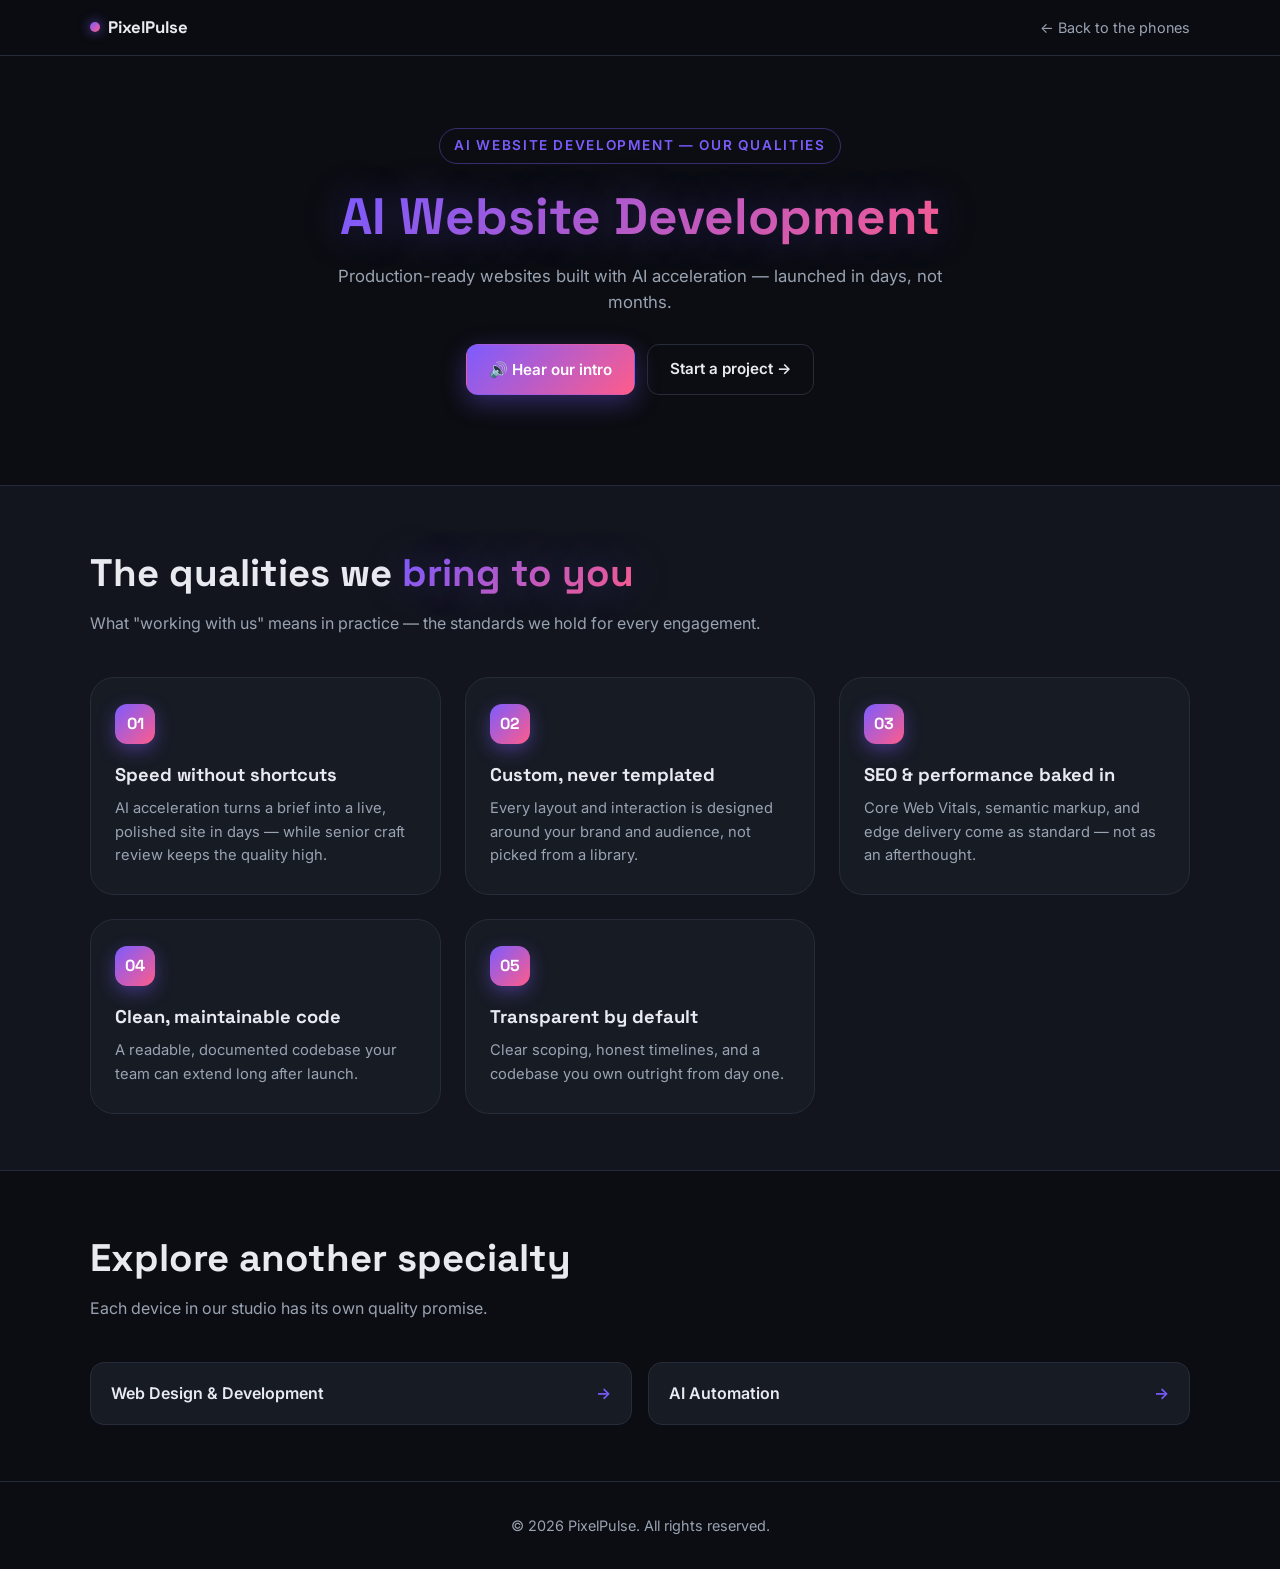
<file: qualities.html>
<!DOCTYPE html>
<html lang="en">
<head>
  <meta charset="UTF-8">
  <meta name="viewport" content="width=device-width, initial-scale=1.0">
  <title>Our Qualities — PixelPulse</title>
  <meta name="description" content="PixelPulse — the qualities behind every specialty: what you can expect when you work with us.">
  <link rel="preconnect" href="https://fonts.googleapis.com">
  <link rel="preconnect" href="https://fonts.gstatic.com" crossorigin>
  <link href="https://fonts.googleapis.com/css2?family=Space+Grotesk:wght@400;500;600;700&family=Inter:wght@400;500;600&display=swap" rel="stylesheet">
  <style>
    :root {
      --bg: #0b0d12;
      --bg-alt: #12151d;
      --surface: #171b24;
      --border: #262c39;
      --text: #e8eaf0;
      --muted: #9aa3b2;
      --accent: #7c5cff;
      --pink: #ff5c8a;
      --gradient: linear-gradient(135deg, #7c5cff, #ff5c8a);
      --radius: 14px;
      --radius-xl: 24px;
      --shadow: 0 10px 30px rgba(0, 0, 0, 0.35);
      --shadow-lg: 0 24px 60px rgba(0, 0, 0, 0.45);
      --ease-out: cubic-bezier(0.22, 1, 0.36, 1);
      --font-display: "Space Grotesk", sans-serif;
      --font-body: "Inter", system-ui, sans-serif;
    }

    * { box-sizing: border-box; margin: 0; padding: 0; }

    html { scroll-behavior: smooth; }

    body {
      background: var(--bg);
      color: var(--text);
      font-family: var(--font-body);
      line-height: 1.6;
      -webkit-font-smoothing: antialiased;
    }

    .container {
      width: min(1100px, 90%);
      margin: 0 auto;
    }

    .topbar {
      position: sticky;
      top: 0;
      z-index: 50;
      background: rgba(11, 13, 18, 0.85);
      backdrop-filter: blur(10px);
      -webkit-backdrop-filter: blur(10px);
      border-bottom: 1px solid var(--border);
    }

    .topbar-inner {
      display: flex;
      align-items: center;
      justify-content: space-between;
      gap: 16px;
      padding: 14px 0;
    }

    .logo {
      display: inline-flex;
      align-items: center;
      gap: 8px;
      font-family: var(--font-display);
      font-weight: 700;
      font-size: 1.05rem;
      color: var(--text);
      text-decoration: none;
    }

    .logo-dot {
      width: 10px;
      height: 10px;
      border-radius: 50%;
      background: var(--gradient);
      box-shadow: 0 0 12px rgba(124, 92, 255, 0.8);
    }

    .back-link {
      color: var(--muted);
      text-decoration: none;
      font-size: 0.9rem;
      transition: color 0.3s;
    }

    .back-link:hover { color: var(--text); }

    .hero {
      padding: 72px 0 56px;
      text-align: center;
    }

    .eyebrow {
      display: inline-block;
      font-size: 0.85rem;
      font-weight: 600;
      letter-spacing: 0.12em;
      text-transform: uppercase;
      color: var(--accent);
      border: 1px solid rgba(124, 92, 255, 0.4);
      padding: 6px 14px;
      border-radius: 999px;
      margin-bottom: 24px;
    }

    .hero h1 {
      font-family: var(--font-display);
      font-size: clamp(2rem, 5vw, 3.2rem);
      line-height: 1.15;
      text-wrap: balance;
      margin-bottom: 16px;
    }

    .gradient-text {
      background: var(--gradient);
      -webkit-background-clip: text;
      background-clip: text;
      -webkit-text-fill-color: transparent;
      text-shadow: 0 0 40px rgba(124, 92, 255, 0.35);
    }

    .hero-sub {
      color: var(--muted);
      max-width: 620px;
      margin: 0 auto 28px;
      font-size: 1.05rem;
    }

    .hero-actions {
      display: flex;
      gap: 12px;
      justify-content: center;
      flex-wrap: wrap;
    }

    .btn {
      display: inline-flex;
      align-items: center;
      gap: 8px;
      font-family: var(--font-body);
      font-size: 0.95rem;
      font-weight: 600;
      border-radius: 12px;
      padding: 12px 22px;
      cursor: pointer;
      border: 1px solid transparent;
      text-decoration: none;
      transition: transform 0.3s var(--ease-out), box-shadow 0.3s, border-color 0.3s;
    }

    .btn-primary {
      background: var(--gradient);
      color: #fff;
      box-shadow: 0 8px 24px rgba(124, 92, 255, 0.35);
    }

    .btn-primary:hover { transform: translateY(-2px); box-shadow: 0 14px 32px rgba(124, 92, 255, 0.5); }

    .btn-ghost {
      background: transparent;
      color: var(--text);
      border-color: var(--border);
    }

    .btn-ghost:hover { border-color: var(--accent); color: #fff; }

    .speaker-note {
      margin-top: 18px;
      font-size: 0.85rem;
      color: var(--muted);
      min-height: 1.2em;
    }

    .section {
      padding: 56px 0;
    }

    .section-alt {
      background: var(--bg-alt);
      border-block: 1px solid var(--border);
    }

    .section-head {
      margin-bottom: 40px;
      max-width: 720px;
    }

    .section-head h2 {
      font-family: var(--font-display);
      font-size: clamp(1.7rem, 4vw, 2.4rem);
      margin-bottom: 8px;
    }

    .section-head p { color: var(--muted); }

    .qualities-grid {
      display: grid;
      grid-template-columns: repeat(auto-fit, minmax(280px, 1fr));
      gap: 24px;
    }

    .quality-card {
      background: var(--surface);
      border: 1px solid var(--border);
      border-radius: var(--radius-xl);
      padding: 26px 24px;
      transition: transform 0.45s var(--ease-out), border-color 0.3s, box-shadow 0.45s var(--ease-out);
    }

    .quality-card:hover {
      transform: translateY(-4px);
      border-color: rgba(124, 92, 255, 0.5);
      box-shadow: var(--shadow);
    }

    .quality-num {
      display: grid;
      place-items: center;
      width: 40px;
      height: 40px;
      border-radius: 12px;
      font-family: var(--font-display);
      font-weight: 700;
      font-size: 1rem;
      color: #fff;
      background: var(--gradient);
      margin-bottom: 16px;
      box-shadow: 0 6px 18px rgba(124, 92, 255, 0.4);
    }

    .quality-card h3 {
      font-family: var(--font-display);
      font-size: 1.15rem;
      margin-bottom: 8px;
    }

    .quality-card p { color: var(--muted); font-size: 0.92rem; }

    .other-section .other-links {
      display: grid;
      grid-template-columns: repeat(auto-fit, minmax(240px, 1fr));
      gap: 16px;
    }

    .other-card {
      display: flex;
      align-items: center;
      justify-content: space-between;
      gap: 12px;
      background: var(--surface);
      border: 1px solid var(--border);
      border-radius: var(--radius);
      padding: 18px 20px;
      text-decoration: none;
      color: var(--text);
      font-weight: 600;
      transition: border-color 0.3s, transform 0.3s var(--ease-out);
    }

    .other-card:hover { border-color: rgba(124, 92, 255, 0.5); transform: translateY(-2px); }

    .other-card span:last-child { color: var(--accent); }

    .footer {
      border-top: 1px solid var(--border);
      padding: 32px 0;
      text-align: center;
      color: var(--muted);
      font-size: 0.9rem;
    }

    @media (max-width: 600px) {
      .hero { padding: 52px 0 40px; }
      .qualities-grid { grid-template-columns: 1fr; }
    }
  </style>
</head>
<body>
  <header class="topbar">
    <div class="container topbar-inner">
      <a href="index.html" class="logo"><span class="logo-dot"></span> PixelPulse</a>
      <a href="index.html#phones" class="back-link">← Back to the phones</a>
    </div>
  </header>

  <main>
    <section class="hero">
      <div class="container">
        <p class="eyebrow" id="q-kicker">Our qualities</p>
        <h1><span class="gradient-text" id="q-title">AI Website Development</span></h1>
        <p class="hero-sub" id="q-sub">Production-ready websites built with AI acceleration — launched in days, not months.</p>
        <div class="hero-actions">
          <button id="speak-btn" class="btn btn-primary" type="button">🔊 Hear our intro</button>
          <a href="index.html#contact" class="btn btn-ghost">Start a project →</a>
        </div>
        <p id="speaker-note" class="speaker-note" role="status"></p>
      </div>
    </section>

    <section class="section section-alt">
      <div class="container">
        <div class="section-head">
          <h2>The qualities we <span class="gradient-text">bring to you</span></h2>
          <p>What "working with us" means in practice — the standards we hold for every engagement.</p>
        </div>
        <div class="qualities-grid" id="qualities-grid"></div>
      </div>
    </section>

    <section class="section other-section">
      <div class="container">
        <div class="section-head">
          <h2>Explore another specialty</h2>
          <p>Each device in our studio has its own quality promise.</p>
        </div>
        <div class="other-links" id="other-links"></div>
      </div>
    </section>
  </main>

  <footer class="footer">
    <div class="container">© 2026 PixelPulse. All rights reserved.</div>
  </footer>

  <script>
    (function () {
      "use strict";

      var DATA = {
        "ai-web": {
          kicker: "AI Website Development",
          title: "AI Website Development",
          sub: "Production-ready websites built with AI acceleration — launched in days, not months.",
          intro: "Hi, I'm the AI engine at PixelPulse. I build production-ready websites with AI acceleration, launched in days, not months. Custom design, not templates. SEO and performance baked in from day one.",
          qualities: [
            ["Speed without shortcuts", "AI acceleration turns a brief into a live, polished site in days — while senior craft review keeps the quality high."],
            ["Custom, never templated", "Every layout and interaction is designed around your brand and audience, not picked from a library."],
            ["SEO & performance baked in", "Core Web Vitals, semantic markup, and edge delivery come as standard — not as an afterthought."],
            ["Clean, maintainable code", "A readable, documented codebase your team can extend long after launch."],
            ["Transparent by default", "Clear scoping, honest timelines, and a codebase you own outright from day one."]
          ]
        },
        "web-dev": {
          kicker: "Web Design & Development",
          title: "Web Design & Development",
          sub: "Hand-crafted, fast, and accessible websites engineered to convert.",
          intro: "I'm the web studio at PixelPulse. I craft hand-crafted, accessible websites engineered to convert — fast, responsive, and effortless for your team to manage.",
          qualities: [
            ["Hand-crafted & accessible", "Semantic HTML, keyboard-first navigation, and WCAG-aware design in every build."],
            ["Engineered to convert", "Clear hierarchy, purposeful motion, and copy-driven layouts that turn visitors into customers."],
            ["Fast & responsive", "Optimized assets and fluid layouts across every screen, from phones to 4K displays."],
            ["Easy to manage", "A CMS your team can update in minutes — no developer required for day-to-day edits."],
            ["Support after launch", "Hosting, monitoring, and ongoing improvements included, not billed again."]
          ]
        },
        "ai-auto": {
          kicker: "AI Automation",
          title: "AI Automation",
          sub: "Replace repetitive work with AI workflows that run your operations on autopilot.",
          intro: "I'm the automation brain at PixelPulse. I replace repetitive work with AI workflows that run your operations on autopilot — support, data, and admin handled around the clock.",
          qualities: [
            ["Runs 24/7 on autopilot", "AI agents handle support, data entry, and reporting around the clock, so your team sleeps at night."],
            ["Human-in-the-loop", "Approval gates and escalation paths keep a person in control of the important decisions."],
            ["Integrates with your stack", "CRM, databases, and webhooks connect in days — no rip-and-replace migration."],
            ["Measurable hours saved", "Every workflow reports the hours and cost it saves, so the ROI is never a guess."],
            ["Secure & compliant", "Scoped permissions, audit logs, and private data handling baked into every flow."]
          ]
        }
      };

      var params = new URLSearchParams(window.location.search);
      var specialty = params.get("specialty") || "ai-web";
      var data = DATA[specialty] || DATA["ai-web"];
      var soundOn = true;

      document.getElementById("q-kicker").textContent = data.kicker + " — our qualities";
      document.getElementById("q-title").textContent = data.title;
      document.getElementById("q-sub").textContent = data.sub;

      var grid = document.getElementById("qualities-grid");
      grid.innerHTML = "";
      data.qualities.forEach(function (q, i) {
        var card = document.createElement("article");
        card.className = "quality-card";
        var num = document.createElement("span");
        num.className = "quality-num";
        num.textContent = String(i + 1).padStart(2, "0");
        var h3 = document.createElement("h3");
        h3.textContent = q[0];
        var p = document.createElement("p");
        p.textContent = q[1];
        card.appendChild(num);
        card.appendChild(h3);
        card.appendChild(p);
        grid.appendChild(card);
      });

      var otherBox = document.getElementById("other-links");
      otherBox.innerHTML = "";
      Object.keys(DATA).forEach(function (key) {
        if (key === specialty) return;
        var item = DATA[key];
        var a = document.createElement("a");
        a.className = "other-card";
        a.href = "qualities.html?specialty=" + encodeURIComponent(key);
        var label = document.createElement("span");
        label.textContent = item.title;
        var arrow = document.createElement("span");
        arrow.textContent = "→";
        a.appendChild(label);
        a.appendChild(arrow);
        otherBox.appendChild(a);
      });

      function pickVoice() {
        if (!("speechSynthesis" in window)) return null;
        var voices = window.speechSynthesis.getVoices();
        if (!voices.length) return null;
        var preferred = [
          "Google US English",
          "Samantha",
          "Microsoft Aria",
          "Daniel",
          "Microsoft Zira",
          "Google UK English Female",
          "Microsoft Guy"
        ];
        for (var i = 0; i < preferred.length; i++) {
          for (var j = 0; j < voices.length; j++) {
            if (voices[j].name.indexOf(preferred[i]) !== -1) return voices[j];
          }
        }
        for (var k = 0; k < voices.length; k++) {
          if (voices[k].lang && voices[k].lang.indexOf("en") === 0) return voices[k];
        }
        return voices[0];
      }

      var speakBtn = document.getElementById("speak-btn");
      var note = document.getElementById("speaker-note");

      function speak() {
        if (!("speechSynthesis" in window)) {
          note.textContent = "Voice narration isn't supported in this browser.";
          return;
        }
        if (!soundOn) {
          note.textContent = "Sound is off — enable it to hear our intro.";
          return;
        }
        window.speechSynthesis.cancel();
        var utterance = new SpeechSynthesisUtterance(data.intro);
        var voice = pickVoice();
        if (voice) {
          utterance.voice = voice;
          utterance.rate = 0.98;
          utterance.pitch = 1;
        }
        utterance.onend = function () { note.textContent = ""; };
        note.textContent = "Speaking…";
        window.speechSynthesis.speak(utterance);
      }

      if (speakBtn) {
        speakBtn.addEventListener("click", speak);
      }

      if ("speechSynthesis" in window) {
        window.speechSynthesis.onvoiceschanged = function () {
          window.speechSynthesis.getVoices();
        };
      }

      document.addEventListener("keydown", function (e) {
        if (e.key === "Escape") {
          window.location.href = "index.html#phones";
        }
      });
    })();
  </script>
</body>
</html>
</file>
